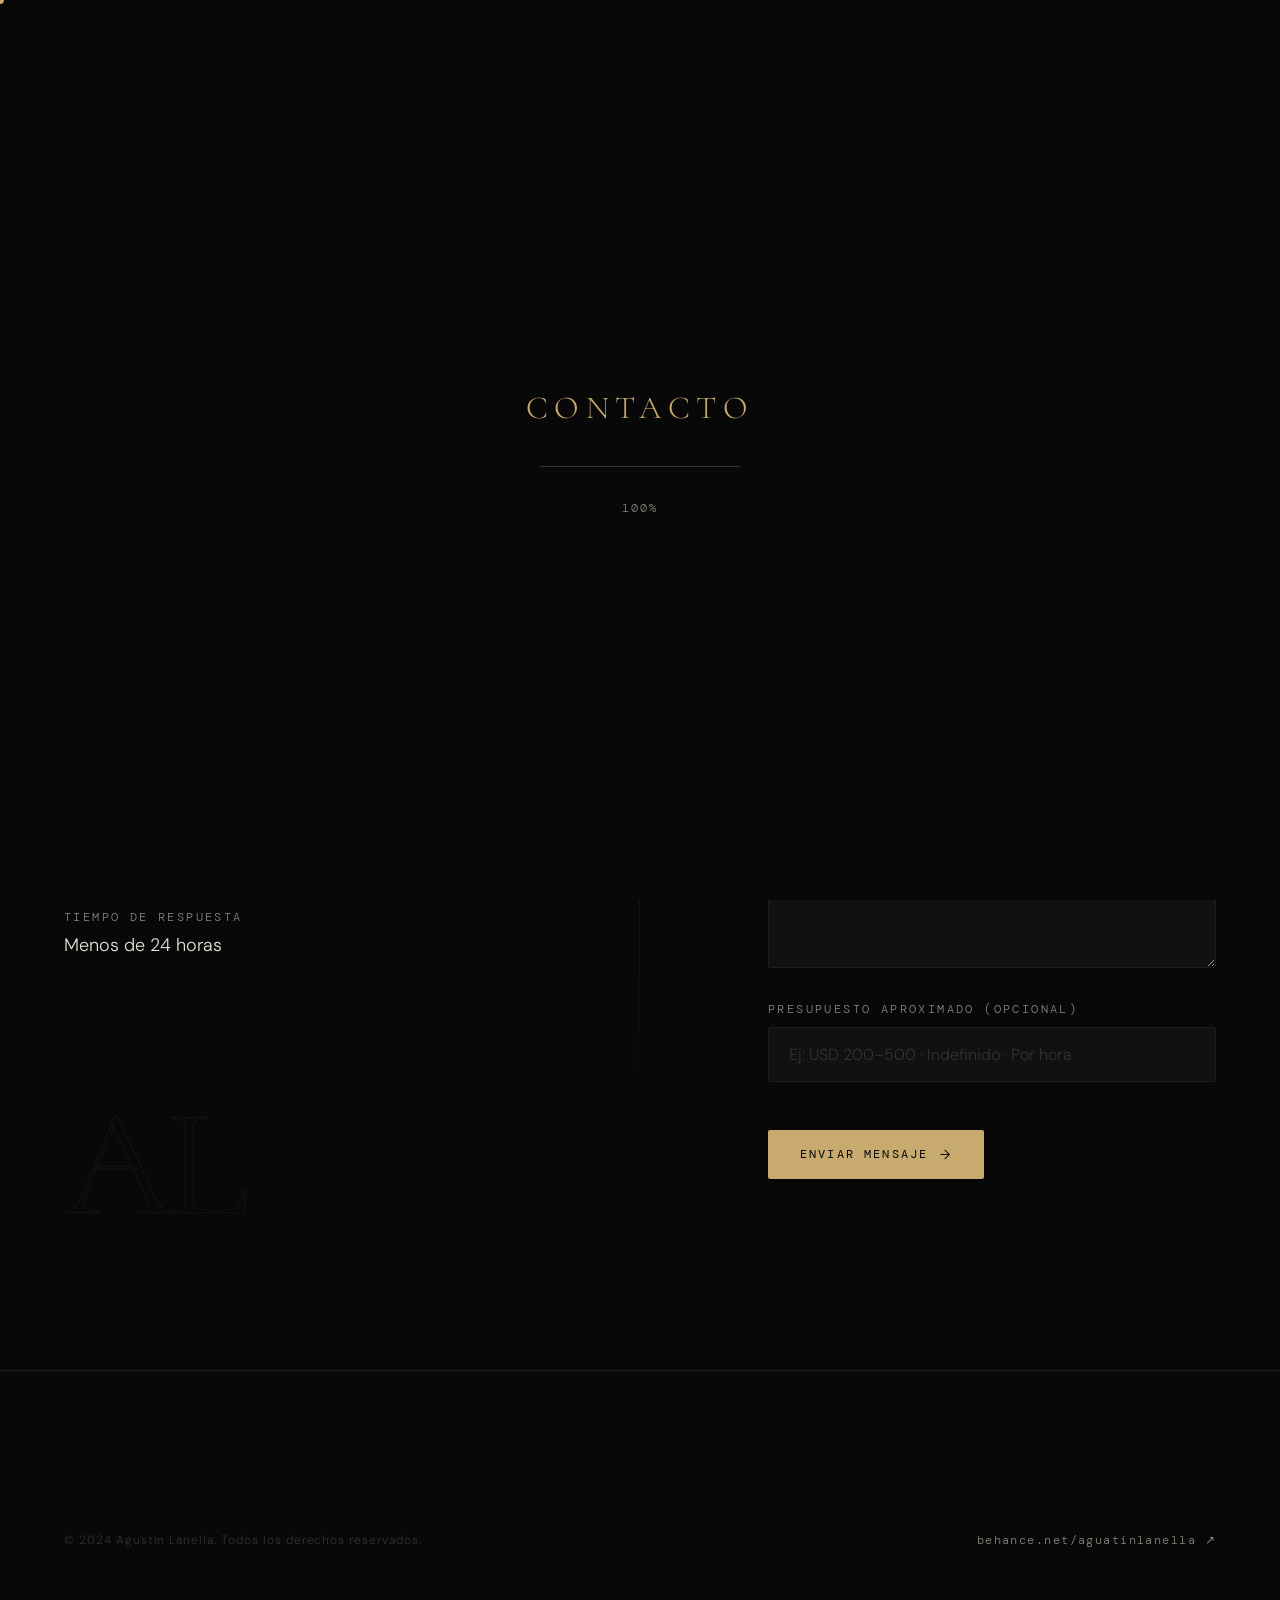
<file: pages/contacto.html>
<!DOCTYPE html>
<html lang="es">
<head>
  <meta charset="UTF-8">
  <meta name="viewport" content="width=device-width, initial-scale=1.0">
  <title>Contacto · Agustín Lanella</title>
  <link rel="stylesheet" href="../css/main.css">
  <link rel="stylesheet" href="../css/animations.css">
  <style>
    .contact-page {
      min-height: 100vh;
      display: grid;
      grid-template-columns: 1fr 1fr;
      padding-top: var(--nav-height);
    }
    .contact-left {
      padding: var(--space-xl) var(--space-xl) var(--space-xl) var(--space-lg);
      display: flex;
      flex-direction: column;
      justify-content: center;
      position: relative;
    }
    .contact-left::after {
      content: '';
      position: absolute;
      right: 0;
      top: 20%;
      bottom: 20%;
      width: 1px;
      background: linear-gradient(to bottom, transparent, var(--clr-border), transparent);
    }
    .contact-right {
      padding: var(--space-xl) var(--space-lg) var(--space-xl) var(--space-xl);
      display: flex;
      flex-direction: column;
      justify-content: center;
    }
    .contact-big-title {
      font-family: var(--ff-display);
      font-size: clamp(3.5rem, 6vw, 6.5rem);
      font-weight: var(--fw-light);
      line-height: 0.95;
      color: var(--clr-white);
      margin-bottom: var(--space-lg);
    }
    .contact-big-title em {
      font-style: italic;
      color: var(--clr-accent);
    }
    .contact-info-list {
      display: flex;
      flex-direction: column;
      gap: var(--space-md);
      margin-bottom: var(--space-xl);
    }
    .contact-info-item {
      display: flex;
      flex-direction: column;
      gap: 4px;
    }
    .contact-info-label {
      font-family: var(--ff-mono);
      font-size: var(--fs-xs);
      letter-spacing: 0.2em;
      text-transform: uppercase;
      color: var(--clr-text-dim);
    }
    .contact-info-value {
      font-size: var(--fs-md);
      color: var(--clr-text);
      transition: color var(--transition-base);
    }
    .contact-info-value:hover { color: var(--clr-accent); }
    .contact-availability {
      display: inline-flex;
      align-items: center;
      gap: 0.5rem;
      font-family: var(--ff-mono);
      font-size: var(--fs-xs);
      letter-spacing: 0.15em;
      text-transform: uppercase;
      color: #5cba7d;
      padding: 0.5rem 1rem;
      border: 1px solid rgba(92, 186, 125, 0.3);
      border-radius: var(--radius-sm);
      margin-bottom: var(--space-xl);
    }
    .contact-availability::before {
      content: '';
      width: 8px;
      height: 8px;
      border-radius: 50%;
      background: #5cba7d;
      animation: pulse 2s ease-in-out infinite;
    }
    @keyframes pulse {
      0%, 100% { opacity: 1; transform: scale(1); }
      50% { opacity: 0.5; transform: scale(0.85); }
    }
    /* Form styles */
    .contact-form {
      display: flex;
      flex-direction: column;
      gap: var(--space-md);
    }
    .form-group {
      display: flex;
      flex-direction: column;
      gap: 0.5rem;
    }
    .form-label {
      font-family: var(--ff-mono);
      font-size: var(--fs-xs);
      letter-spacing: 0.2em;
      text-transform: uppercase;
      color: var(--clr-text-dim);
      transition: color var(--transition-base);
    }
    .form-group:focus-within .form-label { color: var(--clr-accent); }
    .form-input,
    .form-textarea {
      background: var(--clr-surface);
      border: 1px solid var(--clr-border);
      border-radius: var(--radius-sm);
      padding: 1rem 1.25rem;
      color: var(--clr-text);
      font-family: var(--ff-body);
      font-size: var(--fs-base);
      font-weight: var(--fw-light);
      transition: border-color var(--transition-base), background var(--transition-base);
      outline: none;
      width: 100%;
      cursor: text;
    }
    .form-input:focus,
    .form-textarea:focus {
      border-color: var(--clr-accent);
      background: #161616;
    }
    .form-input::placeholder,
    .form-textarea::placeholder { color: var(--clr-muted); }
    .form-textarea {
      resize: vertical;
      min-height: 140px;
      line-height: 1.7;
    }
    .form-row {
      display: grid;
      grid-template-columns: 1fr 1fr;
      gap: var(--space-sm);
    }
    .form-select-group {
      display: flex;
      flex-wrap: wrap;
      gap: 0.5rem;
    }
    .form-select-btn {
      font-family: var(--ff-mono);
      font-size: var(--fs-xs);
      letter-spacing: 0.12em;
      text-transform: uppercase;
      color: var(--clr-text-dim);
      padding: 0.5rem 1rem;
      border: 1px solid var(--clr-border);
      border-radius: var(--radius-sm);
      transition: all var(--transition-base);
    }
    .form-select-btn:hover { color: var(--clr-text); border-color: var(--clr-muted); }
    .form-select-btn.selected {
      color: var(--clr-bg);
      background: var(--clr-accent);
      border-color: var(--clr-accent);
    }
    .form-submit {
      align-self: flex-start;
      margin-top: var(--space-sm);
    }
    .form-success {
      display: none;
      padding: var(--space-md);
      background: rgba(92,186,125,0.08);
      border: 1px solid rgba(92,186,125,0.3);
      border-radius: var(--radius-md);
      font-family: var(--ff-display);
      font-size: var(--fs-lg);
      font-weight: var(--fw-light);
      color: #5cba7d;
    }
    @media (max-width: 900px) {
      .contact-page { grid-template-columns: 1fr; }
      .contact-left::after { display: none; }
      .contact-left { padding: var(--space-xl) var(--space-lg) var(--space-md); }
      .contact-right { padding: 0 var(--space-lg) var(--space-xl); }
      .form-row { grid-template-columns: 1fr; }
    }
  </style>
</head>
<body>

<div id="cursor-dot"></div>
<div id="cursor-ring"></div>
<div id="page-loader">
  <div class="loader-name">CONTACTO</div>
  <div class="loader-bar-wrap"><div class="loader-bar"></div></div>
  <div class="loader-count" id="loader-count">0%</div>
</div>

<nav id="nav">
  <a href="../index.html" class="nav-logo">A.L.</a>
  <ul class="nav-links">
    <li><a href="../index.html#projects" class="nav-link">Proyectos</a></li>
    <li><a href="../index.html#about" class="nav-link">Sobre mí</a></li>
    <li><a href="servicios.html" class="nav-link">Servicios</a></li>
    <li><a href="https://www.behance.net/aguatinlanella" class="nav-link" target="_blank">Behance</a></li>
  </ul>
  <a href="contacto.html" class="nav-cta active" style="background:var(--clr-white); color:var(--clr-bg);">Contacto</a>
  <button class="nav-hamburger" aria-label="Menú"><span></span><span></span><span></span></button>
</nav>
<div class="nav-mobile-overlay">
  <a href="../index.html#projects" class="nav-link">Proyectos</a>
  <a href="../index.html#about" class="nav-link">Sobre mí</a>
  <a href="servicios.html" class="nav-link">Servicios</a>
  <a href="contacto.html" class="nav-link">Contacto</a>
</div>

<main>
  <div class="contact-page">

    <!-- LEFT: Info -->
    <div class="contact-left reveal">

      <div class="contact-availability">
        Disponible para proyectos
      </div>

      <h1 class="contact-big-title">
        Hablemos<br>de tu<br><em>proyecto</em>
      </h1>

      <div class="contact-info-list">
        <div class="contact-info-item">
          <span class="contact-info-label">Email</span>
          <a href="mailto:agustin.lanella@email.com" class="contact-info-value">
            agustin.lanella@email.com
          </a>
        </div>
        <div class="contact-info-item">
          <span class="contact-info-label">Ubicación</span>
          <span class="contact-info-value">Buenos Aires, Argentina</span>
        </div>
        <div class="contact-info-item">
          <span class="contact-info-label">Behance</span>
          <a href="https://www.behance.net/aguatinlanella"
             target="_blank" rel="noopener" class="contact-info-value">
            behance.net/aguatinlanella ↗
          </a>
        </div>
        <div class="contact-info-item">
          <span class="contact-info-label">Tiempo de respuesta</span>
          <span class="contact-info-value">Menos de 24 horas</span>
        </div>
      </div>

      <!-- Decorative large text -->
      <div aria-hidden="true" style="
        font-family: var(--ff-display);
        font-size: clamp(5rem, 12vw, 10rem);
        font-weight: 300;
        color: transparent;
        -webkit-text-stroke: 1px rgba(200,169,110,0.08);
        line-height: 1;
        letter-spacing: -0.03em;
        margin-top: auto;
        user-select: none;
      ">AL</div>

    </div>

    <!-- RIGHT: Form -->
    <div class="contact-right reveal reveal-delay-2">

      <div class="section-label" style="margin-bottom:var(--space-md);">Formulario de contacto</div>
      <h2 style="font-family:var(--ff-display); font-size:var(--fs-xl); font-weight:300; color:var(--clr-white); margin-bottom:var(--space-lg);">
        Contame todo sobre tu proyecto
      </h2>

      <form class="contact-form" id="contact-form" novalidate>

        <div class="form-row">
          <div class="form-group">
            <label class="form-label" for="nombre">Tu nombre</label>
            <input class="form-input" type="text" id="nombre" name="nombre"
                   placeholder="Juan García" required autocomplete="name">
          </div>
          <div class="form-group">
            <label class="form-label" for="email">Email</label>
            <input class="form-input" type="email" id="email" name="email"
                   placeholder="juan@empresa.com" required autocomplete="email">
          </div>
        </div>

        <div class="form-group">
          <label class="form-label">Tipo de proyecto</label>
          <div class="form-select-group" role="group" aria-label="Tipo de proyecto">
            <button type="button" class="form-select-btn" data-value="branding">Branding</button>
            <button type="button" class="form-select-btn" data-value="uxui">UX/UI</button>
            <button type="button" class="form-select-btn" data-value="fotomontaje">Fotomontaje</button>
            <button type="button" class="form-select-btn" data-value="social">Social Media</button>
            <button type="button" class="form-select-btn" data-value="otro">Otro</button>
          </div>
          <input type="hidden" id="tipo-proyecto" name="tipo">
        </div>

        <div class="form-group">
          <label class="form-label" for="empresa">Empresa / Marca (opcional)</label>
          <input class="form-input" type="text" id="empresa" name="empresa"
                 placeholder="Nombre de tu marca o empresa">
        </div>

        <div class="form-group">
          <label class="form-label" for="mensaje">Contame tu proyecto</label>
          <textarea class="form-textarea" id="mensaje" name="mensaje"
                    placeholder="Describí brevemente qué necesitás, cuál es tu objetivo y cualquier detalle relevante..."
                    required></textarea>
        </div>

        <div class="form-group">
          <label class="form-label" for="presupuesto">Presupuesto aproximado (opcional)</label>
          <input class="form-input" type="text" id="presupuesto" name="presupuesto"
                 placeholder="Ej: USD 200–500 · Indefinido · Por hora">
        </div>

        <div class="form-submit">
          <button type="submit" class="btn btn-primary btn-arrow">
            Enviar mensaje
          </button>
        </div>

        <div class="form-success" id="form-success">
          ✓ Mensaje enviado. Respondo en menos de 24 horas.
        </div>

      </form>

    </div>
  </div>
</main>

<footer id="footer" style="border-top:1px solid var(--clr-border);">
  <div class="container">
    <div class="footer-bottom" style="padding:var(--space-md) 0;">
      <span class="footer-copy">© 2024 Agustín Lanella. Todos los derechos reservados.</span>
      <a href="https://www.behance.net/aguatinlanella" class="footer-behance" target="_blank">behance.net/aguatinlanella ↗</a>
    </div>
  </div>
</footer>

<script src="../js/loader.js"></script>
<script src="../js/cursor.js"></script>
<script src="../js/animations.js"></script>
<script src="../js/main.js"></script>
<script>
  // ── Service type toggle buttons ──
  const selectBtns = document.querySelectorAll('.form-select-btn');
  const tipoInput  = document.getElementById('tipo-proyecto');

  selectBtns.forEach(btn => {
    btn.addEventListener('click', () => {
      selectBtns.forEach(b => b.classList.remove('selected'));
      btn.classList.add('selected');
      tipoInput.value = btn.dataset.value;
    });
  });

  // ── Form submission (demo) ──
  const form    = document.getElementById('contact-form');
  const success = document.getElementById('form-success');

  form.addEventListener('submit', e => {
    e.preventDefault();

    const nombre  = document.getElementById('nombre').value.trim();
    const email   = document.getElementById('email').value.trim();
    const mensaje = document.getElementById('mensaje').value.trim();

    if (!nombre || !email || !mensaje) {
      // Simple inline validation highlight
      [document.getElementById('nombre'), document.getElementById('email'), document.getElementById('mensaje')].forEach(el => {
        if (!el.value.trim()) {
          el.style.borderColor = '#e05a5a';
          el.addEventListener('input', () => { el.style.borderColor = ''; }, { once: true });
        }
      });
      return;
    }

    // Simulate send
    const submitBtn = form.querySelector('[type=submit]');
    submitBtn.textContent = 'Enviando...';
    submitBtn.disabled = true;

    setTimeout(() => {
      form.style.display = 'none';
      success.style.display = 'block';
    }, 1200);
  });
</script>
</body>
</html>
</file>
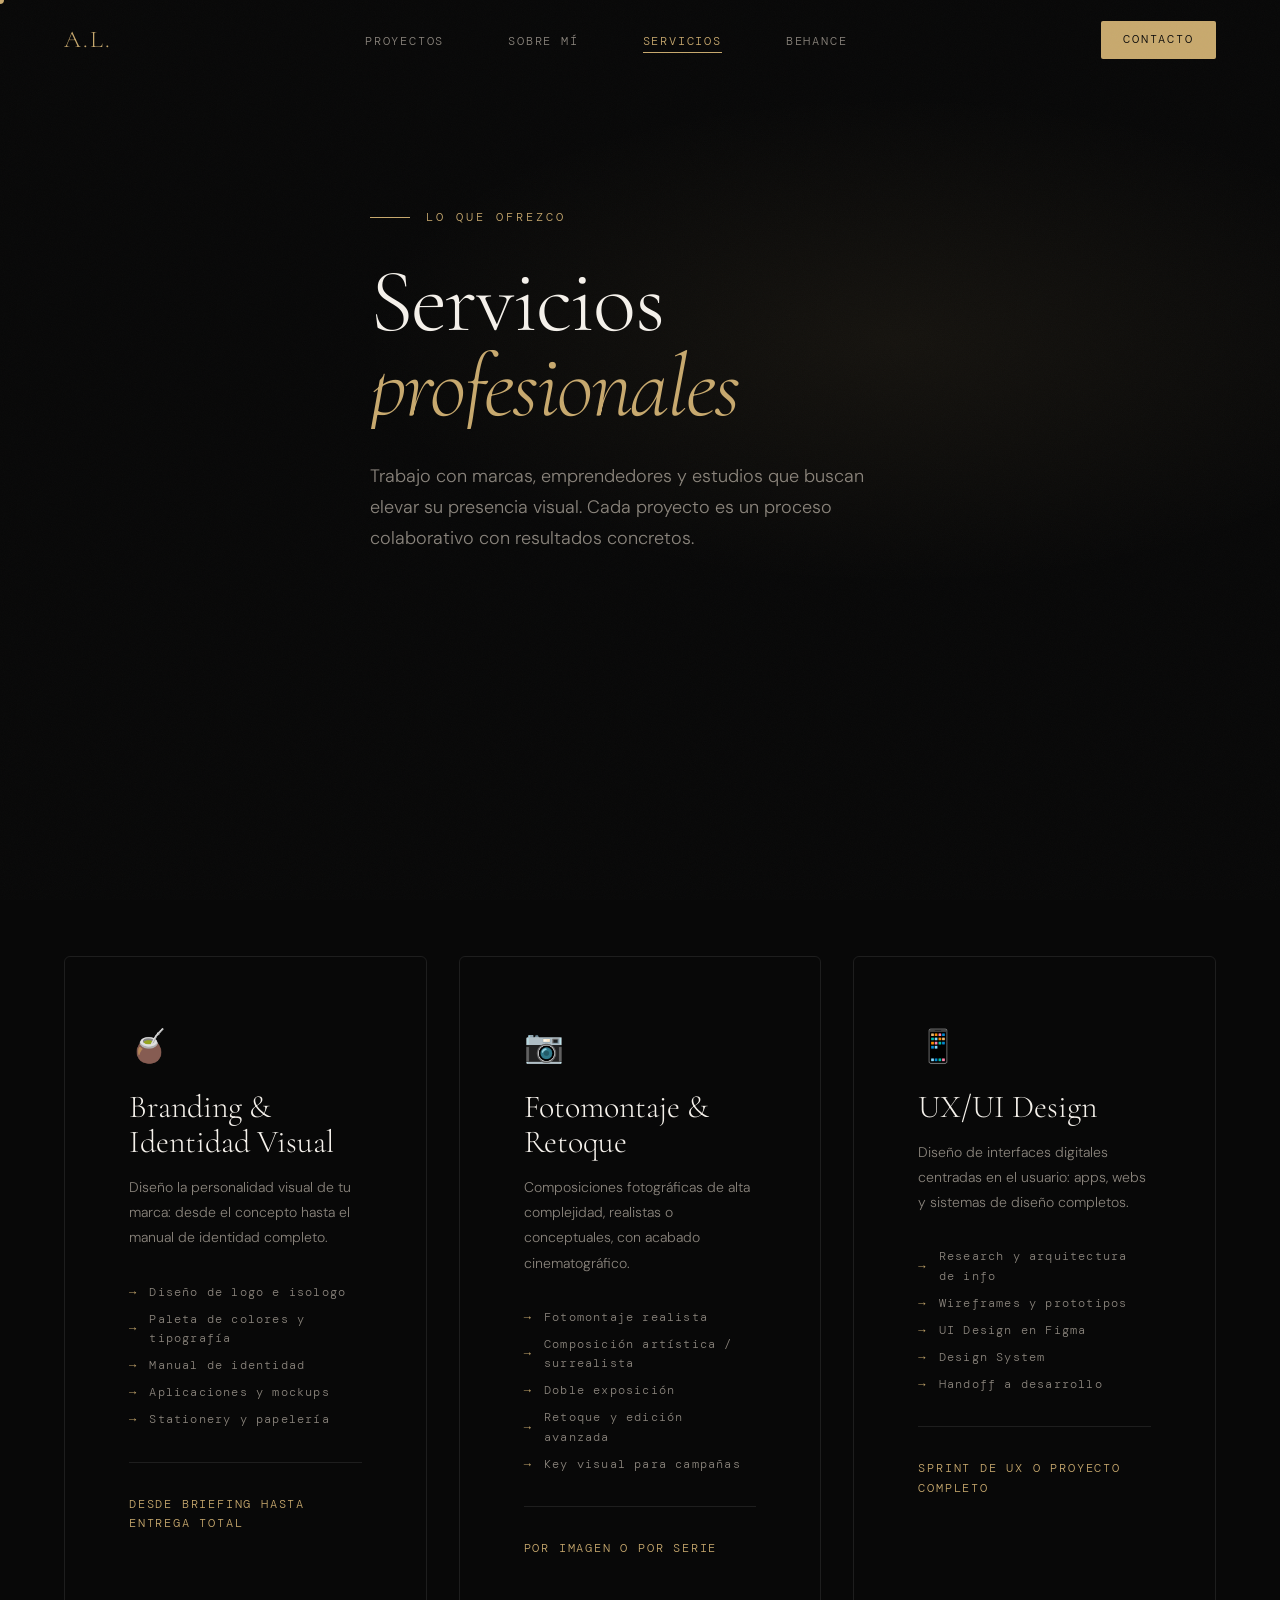
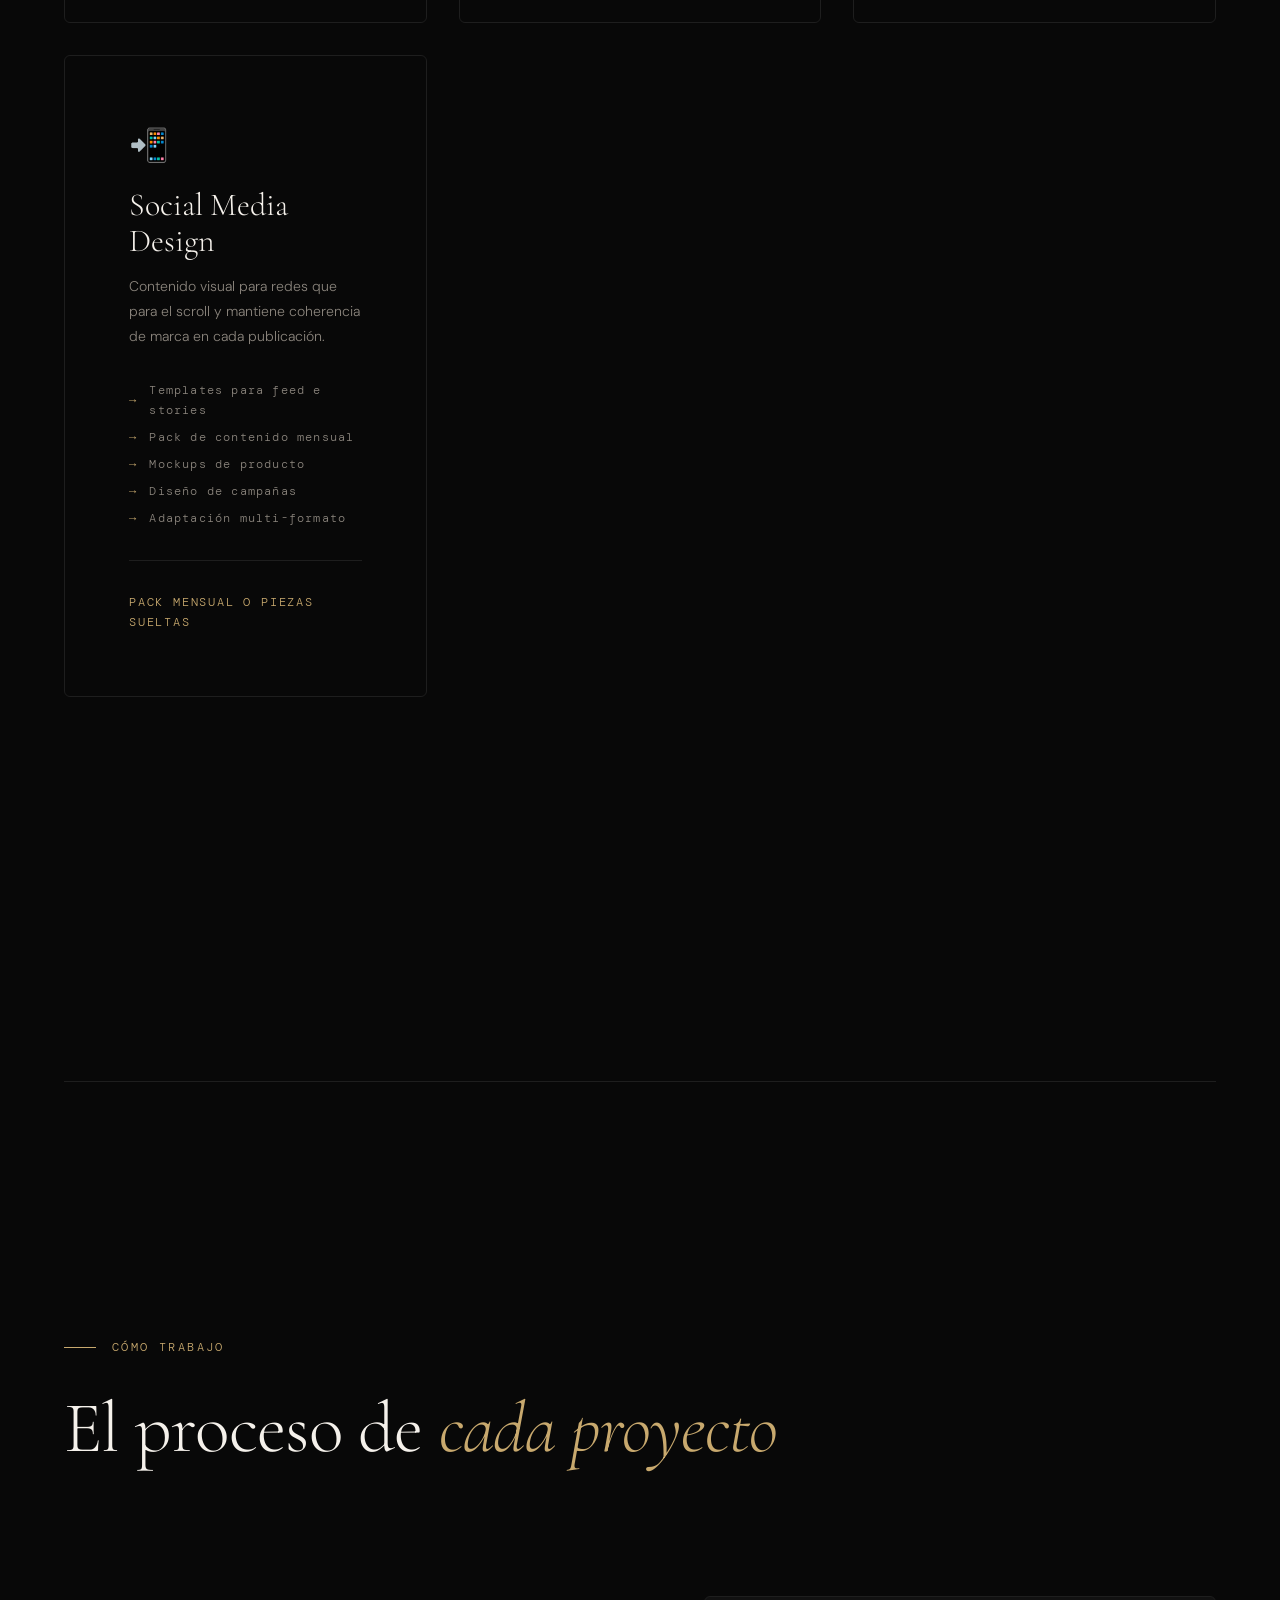
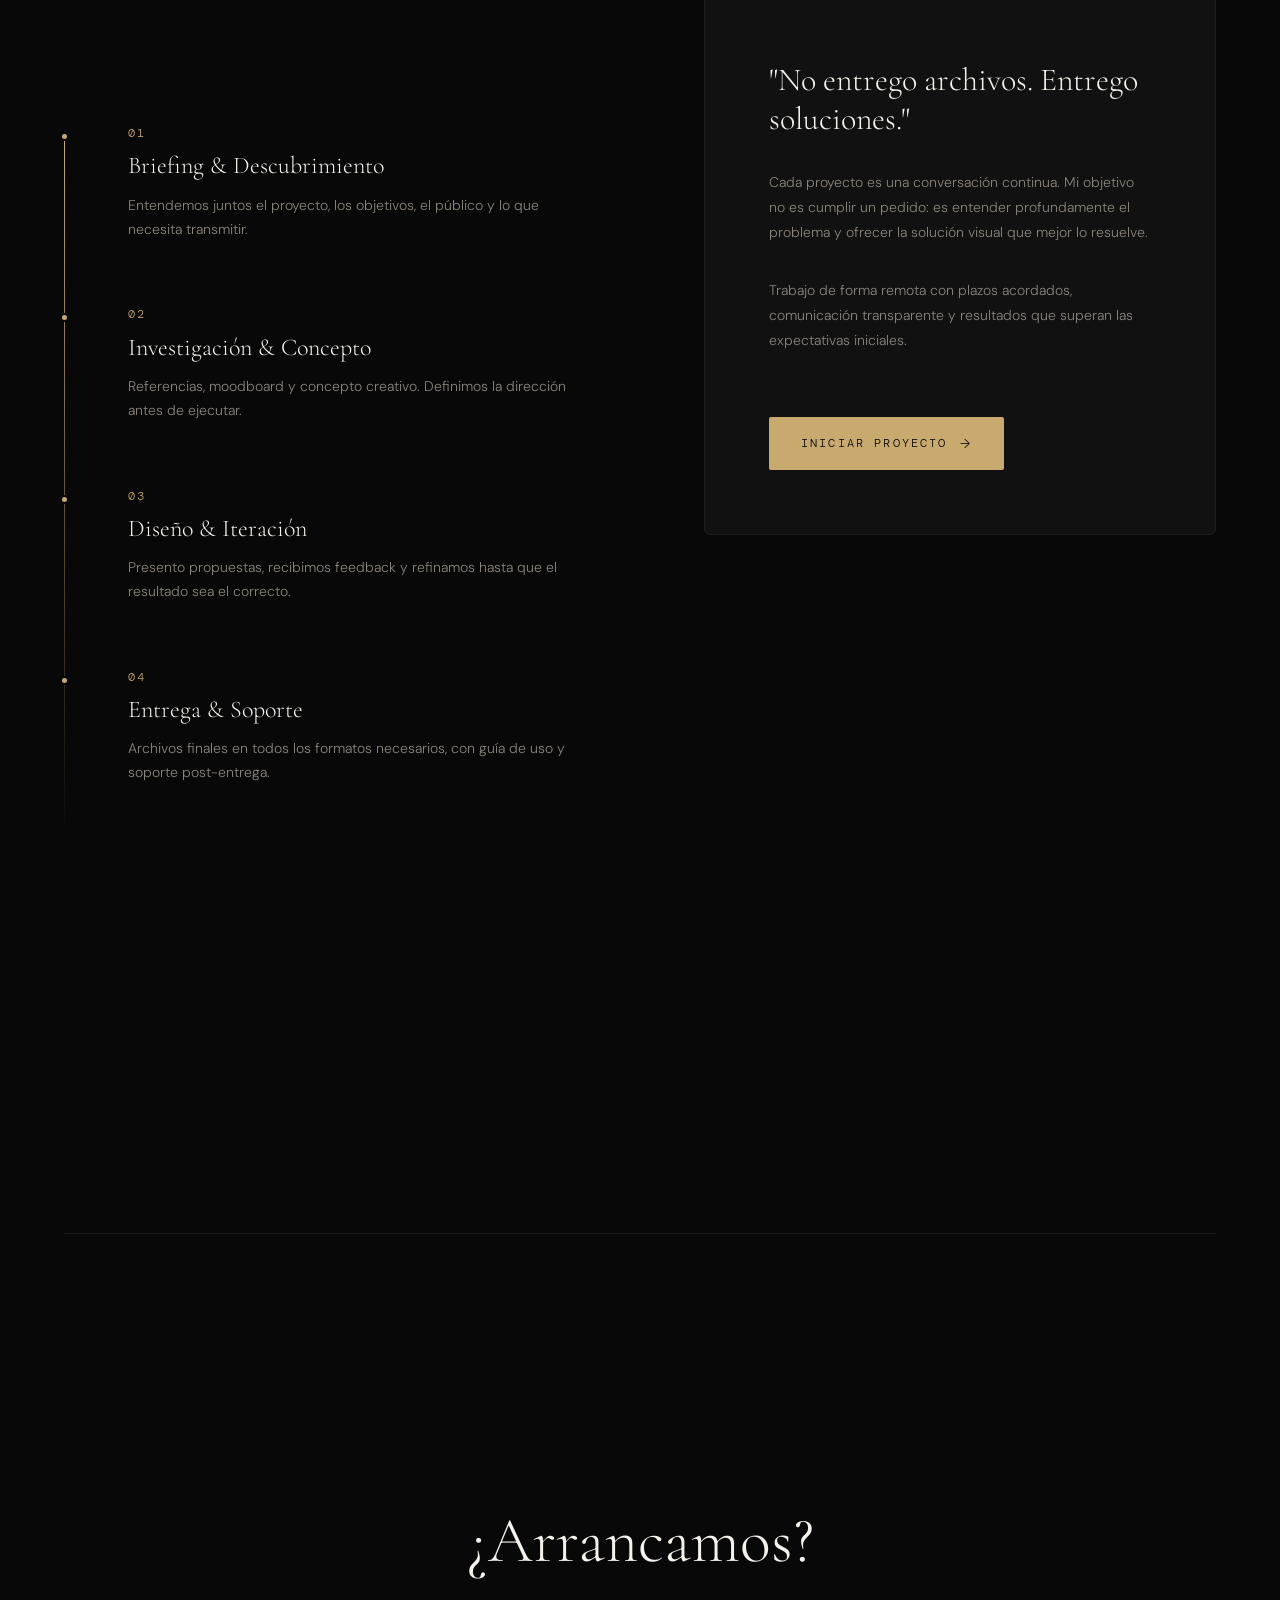
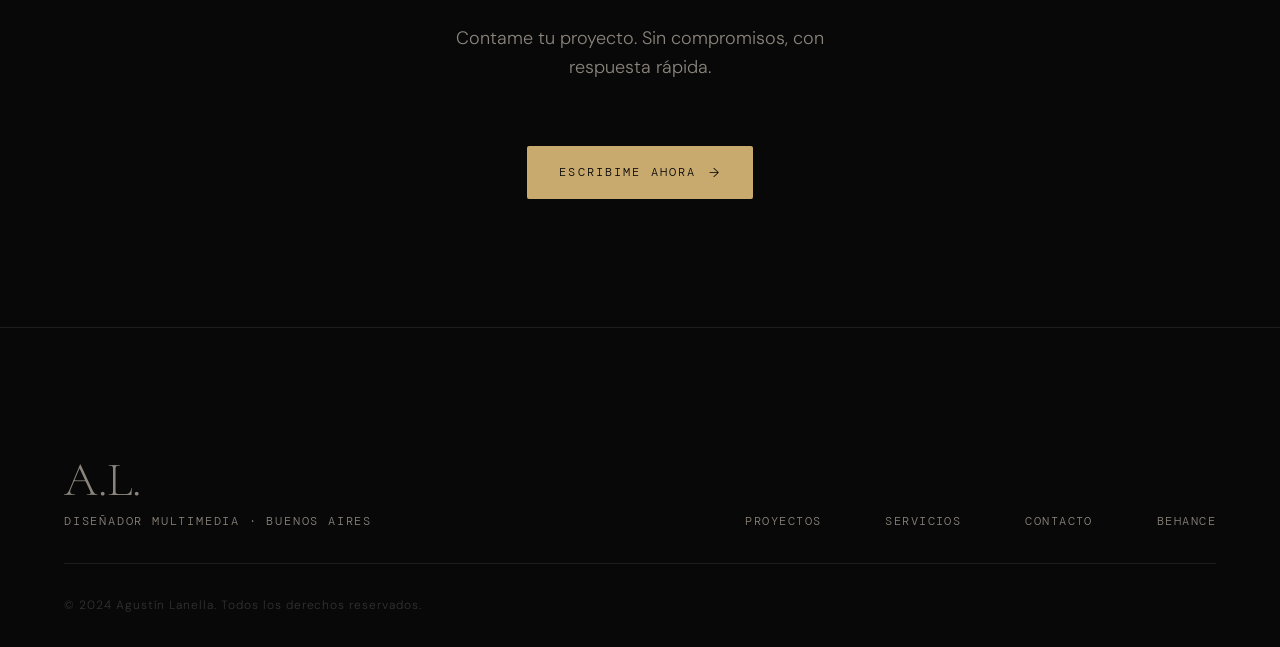
<file: pages/servicios.html>
<!DOCTYPE html>
<html lang="es">
<head>
  <meta charset="UTF-8">
  <meta name="viewport" content="width=device-width, initial-scale=1.0">
  <title>Servicios · Agustín Lanella</title>
  <link rel="stylesheet" href="../css/main.css">
  <link rel="stylesheet" href="../css/animations.css">
  <style>
    .services-hero {
      min-height: 55vh;
      display: flex;
      flex-direction: column;
      justify-content: flex-end;
      padding-bottom: var(--space-xl);
      padding-top: calc(var(--nav-height) + var(--space-xl));
      position: relative;
    }
    .services-hero-bg {
      position: absolute;
      inset: 0;
      background: radial-gradient(ellipse 70% 60% at 70% 50%, rgba(200,169,110,0.07) 0%, transparent 60%);
      pointer-events: none;
    }
    .services-grid {
      display: grid;
      grid-template-columns: repeat(auto-fit, minmax(300px, 1fr));
      gap: var(--space-md);
      margin: var(--space-xl) 0;
    }
    .service-card {
      padding: var(--space-lg);
      border: 1px solid var(--clr-border);
      border-radius: var(--radius-md);
      transition: border-color var(--transition-base), transform var(--transition-base), background var(--transition-base);
      position: relative;
      overflow: hidden;
    }
    .service-card::before {
      content: '';
      position: absolute;
      top: 0; left: 0; right: 0;
      height: 2px;
      background: var(--clr-accent);
      transform: scaleX(0);
      transform-origin: left;
      transition: transform var(--transition-slow);
    }
    .service-card:hover {
      border-color: var(--clr-accent-dim);
      background: var(--clr-surface);
      transform: translateY(-6px);
    }
    .service-card:hover::before { transform: scaleX(1); }
    .service-icon {
      font-size: 2rem;
      margin-bottom: var(--space-sm);
    }
    .service-title {
      font-family: var(--ff-display);
      font-size: var(--fs-xl);
      font-weight: var(--fw-light);
      color: var(--clr-white);
      margin-bottom: var(--space-sm);
      line-height: 1.1;
    }
    .service-desc {
      font-size: var(--fs-sm);
      color: var(--clr-text-dim);
      line-height: 1.8;
      margin-bottom: var(--space-md);
    }
    .service-list {
      display: flex;
      flex-direction: column;
      gap: 0.5rem;
    }
    .service-list li {
      font-family: var(--ff-mono);
      font-size: var(--fs-xs);
      letter-spacing: 0.1em;
      color: var(--clr-text-dim);
      display: flex;
      align-items: center;
      gap: 0.75rem;
    }
    .service-list li::before {
      content: '→';
      color: var(--clr-accent);
      flex-shrink: 0;
    }
    .pricing-note {
      font-family: var(--ff-mono);
      font-size: var(--fs-xs);
      letter-spacing: 0.15em;
      text-transform: uppercase;
      color: var(--clr-accent);
      margin-top: var(--space-md);
      padding-top: var(--space-md);
      border-top: 1px solid var(--clr-border);
    }
    .process-timeline {
      position: relative;
      padding-left: var(--space-lg);
      margin: var(--space-xl) 0;
    }
    .process-timeline::before {
      content: '';
      position: absolute;
      left: 0;
      top: 8px;
      bottom: 8px;
      width: 1px;
      background: linear-gradient(to bottom, var(--clr-accent), transparent);
    }
    .timeline-item {
      margin-bottom: var(--space-lg);
      position: relative;
    }
    .timeline-item::before {
      content: '';
      position: absolute;
      left: calc(-1 * var(--space-lg) - 4px);
      top: 8px;
      width: 9px;
      height: 9px;
      border-radius: 50%;
      background: var(--clr-accent);
      border: 2px solid var(--clr-bg);
    }
    .timeline-step {
      font-family: var(--ff-mono);
      font-size: var(--fs-xs);
      letter-spacing: 0.2em;
      text-transform: uppercase;
      color: var(--clr-accent);
      margin-bottom: 0.25rem;
    }
    .timeline-title {
      font-family: var(--ff-display);
      font-size: var(--fs-lg);
      font-weight: var(--fw-light);
      color: var(--clr-white);
      margin-bottom: 0.5rem;
    }
    .timeline-text {
      font-size: var(--fs-sm);
      color: var(--clr-text-dim);
      max-width: 500px;
      line-height: 1.7;
    }
    @media (max-width: 768px) {
      .services-grid { grid-template-columns: 1fr; }
    }
  </style>
</head>
<body>

<div id="cursor-dot"></div>
<div id="cursor-ring"></div>
<div id="page-loader">
  <div class="loader-name">SERVICIOS</div>
  <div class="loader-bar-wrap"><div class="loader-bar"></div></div>
  <div class="loader-count" id="loader-count">0%</div>
</div>

<nav id="nav">
  <a href="../index.html" class="nav-logo">A.L.</a>
  <ul class="nav-links">
    <li><a href="../index.html#projects" class="nav-link">Proyectos</a></li>
    <li><a href="../index.html#about" class="nav-link">Sobre mí</a></li>
    <li><a href="servicios.html" class="nav-link active">Servicios</a></li>
    <li><a href="https://www.behance.net/aguatinlanella" class="nav-link" target="_blank">Behance</a></li>
  </ul>
  <a href="contacto.html" class="nav-cta">Contacto</a>
  <button class="nav-hamburger" aria-label="Menú"><span></span><span></span><span></span></button>
</nav>
<div class="nav-mobile-overlay">
  <a href="../index.html#projects" class="nav-link">Proyectos</a>
  <a href="../index.html#about" class="nav-link">Sobre mí</a>
  <a href="servicios.html" class="nav-link">Servicios</a>
  <a href="contacto.html" class="nav-link">Contacto</a>
</div>

<!-- HERO -->
<section class="services-hero">
  <div class="services-hero-bg"></div>
  <div class="container">
    <p class="hero-eyebrow">Lo que ofrezco</p>
    <h1 class="hero-title" style="font-size:clamp(3rem,7vw,7rem);">
      <span class="hero-title-line"><span class="hero-title-word">Servicios</span></span>
      <span class="hero-title-line"><span class="hero-title-word italic" style="color:var(--clr-accent)">profesionales</span></span>
    </h1>
    <p style="font-size:var(--fs-md); color:var(--clr-text-dim); max-width:540px; margin-top:var(--space-md); line-height:1.7;">
      Trabajo con marcas, emprendedores y estudios que buscan elevar su presencia visual.
      Cada proyecto es un proceso colaborativo con resultados concretos.
    </p>
  </div>
</section>

<main class="container">

  <!-- SERVICIOS -->
  <section style="padding: var(--space-xl) 0;">
    <div class="section-label reveal">Qué hago</div>

    <div class="services-grid">

      <div class="service-card reveal">
        <div class="service-icon">🧉</div>
        <h2 class="service-title">Branding & Identidad Visual</h2>
        <p class="service-desc">Diseño la personalidad visual de tu marca: desde el concepto hasta el manual de identidad completo.</p>
        <ul class="service-list">
          <li>Diseño de logo e isologo</li>
          <li>Paleta de colores y tipografía</li>
          <li>Manual de identidad</li>
          <li>Aplicaciones y mockups</li>
          <li>Stationery y papelería</li>
        </ul>
        <div class="pricing-note">Desde briefing hasta entrega total</div>
      </div>

      <div class="service-card reveal reveal-delay-1">
        <div class="service-icon">📷</div>
        <h2 class="service-title">Fotomontaje & Retoque</h2>
        <p class="service-desc">Composiciones fotográficas de alta complejidad, realistas o conceptuales, con acabado cinematográfico.</p>
        <ul class="service-list">
          <li>Fotomontaje realista</li>
          <li>Composición artística / surrealista</li>
          <li>Doble exposición</li>
          <li>Retoque y edición avanzada</li>
          <li>Key visual para campañas</li>
        </ul>
        <div class="pricing-note">Por imagen o por serie</div>
      </div>

      <div class="service-card reveal reveal-delay-2">
        <div class="service-icon">📱</div>
        <h2 class="service-title">UX/UI Design</h2>
        <p class="service-desc">Diseño de interfaces digitales centradas en el usuario: apps, webs y sistemas de diseño completos.</p>
        <ul class="service-list">
          <li>Research y arquitectura de info</li>
          <li>Wireframes y prototipos</li>
          <li>UI Design en Figma</li>
          <li>Design System</li>
          <li>Handoff a desarrollo</li>
        </ul>
        <div class="pricing-note">Sprint de UX o proyecto completo</div>
      </div>

      <div class="service-card reveal reveal-delay-1">
        <div class="service-icon">📲</div>
        <h2 class="service-title">Social Media Design</h2>
        <p class="service-desc">Contenido visual para redes que para el scroll y mantiene coherencia de marca en cada publicación.</p>
        <ul class="service-list">
          <li>Templates para feed e stories</li>
          <li>Pack de contenido mensual</li>
          <li>Mockups de producto</li>
          <li>Diseño de campañas</li>
          <li>Adaptación multi-formato</li>
        </ul>
        <div class="pricing-note">Pack mensual o piezas sueltas</div>
      </div>

    </div>
  </section>

  <hr class="hr">

  <!-- PROCESO DE TRABAJO -->
  <section style="padding: var(--space-xl) 0;">
    <div class="section-label reveal">Cómo trabajo</div>
    <h2 class="section-title reveal" style="margin-bottom:var(--space-xl);">El proceso de <em>cada proyecto</em></h2>

    <div style="display:grid; grid-template-columns:1fr 1fr; gap:var(--space-xl); align-items:start;">
      <div class="process-timeline reveal">
        <div class="timeline-item">
          <p class="timeline-step">01</p>
          <h3 class="timeline-title">Briefing & Descubrimiento</h3>
          <p class="timeline-text">Entendemos juntos el proyecto, los objetivos, el público y lo que necesita transmitir.</p>
        </div>
        <div class="timeline-item">
          <p class="timeline-step">02</p>
          <h3 class="timeline-title">Investigación & Concepto</h3>
          <p class="timeline-text">Referencias, moodboard y concepto creativo. Definimos la dirección antes de ejecutar.</p>
        </div>
        <div class="timeline-item">
          <p class="timeline-step">03</p>
          <h3 class="timeline-title">Diseño & Iteración</h3>
          <p class="timeline-text">Presento propuestas, recibimos feedback y refinamos hasta que el resultado sea el correcto.</p>
        </div>
        <div class="timeline-item">
          <p class="timeline-step">04</p>
          <h3 class="timeline-title">Entrega & Soporte</h3>
          <p class="timeline-text">Archivos finales en todos los formatos necesarios, con guía de uso y soporte post-entrega.</p>
        </div>
      </div>

      <div class="reveal reveal-delay-2" style="padding:var(--space-lg); background:var(--clr-surface); border-radius:var(--radius-md); border:1px solid var(--clr-border);">
        <p style="font-family:var(--ff-display); font-size:var(--fs-xl); font-weight:var(--fw-light); color:var(--clr-white); line-height:1.2; margin-bottom:var(--space-md);">
          "No entrego archivos. Entrego soluciones."
        </p>
        <p style="font-size:var(--fs-sm); color:var(--clr-text-dim); line-height:1.8; margin-bottom:var(--space-md);">
          Cada proyecto es una conversación continua. Mi objetivo no es cumplir un pedido:
          es entender profundamente el problema y ofrecer la solución visual que mejor lo resuelve.
        </p>
        <p style="font-size:var(--fs-sm); color:var(--clr-text-dim); line-height:1.8; margin-bottom:var(--space-lg);">
          Trabajo de forma remota con plazos acordados, comunicación transparente y
          resultados que superan las expectativas iniciales.
        </p>
        <a href="contacto.html" class="btn btn-primary btn-arrow">Iniciar proyecto</a>
      </div>
    </div>
  </section>

  <hr class="hr">

  <!-- CTA FINAL -->
  <section style="padding:var(--space-xl) 0; text-align:center;" class="reveal">
    <h2 style="font-family:var(--ff-display); font-size:clamp(2.5rem,5vw,5rem); font-weight:300; color:var(--clr-white); margin-bottom:var(--space-md);">
      ¿Arrancamos?
    </h2>
    <p style="font-size:var(--fs-md); color:var(--clr-text-dim); max-width:400px; margin:0 auto var(--space-lg);">
      Contame tu proyecto. Sin compromisos, con respuesta rápida.
    </p>
    <a href="contacto.html" class="btn btn-primary btn-arrow">Escribime ahora</a>
  </section>

</main>

<footer id="footer">
  <div class="container">
    <div class="footer-inner">
      <div>
        <div class="footer-logo">A.L.</div>
        <div class="footer-tagline">Diseñador Multimedia · Buenos Aires</div>
      </div>
      <nav class="footer-links">
        <a href="../index.html#projects" class="footer-link">Proyectos</a>
        <a href="servicios.html" class="footer-link">Servicios</a>
        <a href="contacto.html" class="footer-link">Contacto</a>
        <a href="https://www.behance.net/aguatinlanella" class="footer-link" target="_blank">Behance</a>
      </nav>
    </div>
    <div class="footer-bottom">
      <span class="footer-copy">© 2024 Agustín Lanella. Todos los derechos reservados.</span>
    </div>
  </div>
</footer>

<script src="../js/loader.js"></script>
<script src="../js/cursor.js"></script>
<script src="../js/animations.js"></script>
<script src="../js/main.js"></script>
</body>
</html>
</file>
<file: css/main.css>
/* ============================================================
   MAIN.CSS — Design System & Global Styles
   Agustín Lanella · Portfolio
   ============================================================ */

@import url('https://fonts.googleapis.com/css2?family=Cormorant+Garamond:ital,wght@0,300;0,400;0,500;0,600;1,300;1,400&family=DM+Sans:wght@300;400;500&family=DM+Mono:wght@300;400&display=swap');

/* ── Variables ─────────────────────────────────────────────── */
:root {
  --clr-bg:        #080808;
  --clr-surface:   #111111;
  --clr-border:    #1e1e1e;
  --clr-muted:     #333333;
  --clr-text:      #e8e2d9;
  --clr-text-dim:  #8a847c;
  --clr-accent:    #c8a96e;
  --clr-accent-dim:#7a6340;
  --clr-white:     #f5f1eb;

  --ff-display: 'Cormorant Garamond', Georgia, serif;
  --ff-body:    'DM Sans', system-ui, sans-serif;
  --ff-mono:    'DM Mono', monospace;

  --fw-light:   300;
  --fw-regular: 400;
  --fw-medium:  500;
  --fw-semi:    600;

  --fs-xs:   0.75rem;
  --fs-sm:   0.875rem;
  --fs-base: 1rem;
  --fs-md:   1.125rem;
  --fs-lg:   1.5rem;
  --fs-xl:   2rem;
  --fs-2xl:  3rem;
  --fs-3xl:  4.5rem;
  --fs-4xl:  7rem;
  --fs-hero: clamp(3.5rem, 10vw, 9rem);

  --space-xs: 0.5rem;
  --space-sm: 1rem;
  --space-md: 2rem;
  --space-lg: 4rem;
  --space-xl: 8rem;
  --space-2xl: 12rem;

  --radius-sm: 2px;
  --radius-md: 6px;
  --radius-lg: 12px;

  --transition-fast:   150ms cubic-bezier(0.4,0,0.2,1);
  --transition-base:   300ms cubic-bezier(0.4,0,0.2,1);
  --transition-slow:   600ms cubic-bezier(0.4,0,0.2,1);
  --transition-spring: 500ms cubic-bezier(0.34,1.56,0.64,1);

  --nav-height: 80px;
}

/* ── Reset ──────────────────────────────────────────────────── */
*, *::before, *::after {
  box-sizing: border-box;
  margin: 0;
  padding: 0;
}

html {
  scroll-behavior: smooth;
  font-size: 16px;
}

body {
  background-color: var(--clr-bg);
  color: var(--clr-text);
  font-family: var(--ff-body);
  font-weight: var(--fw-light);
  line-height: 1.6;
  overflow-x: hidden;
  cursor: none;
  -webkit-font-smoothing: antialiased;
  -moz-osx-font-smoothing: grayscale;
}

/* Hide default cursor everywhere */
*, *::before, *::after { cursor: none !important; }

a { color: inherit; text-decoration: none; }
img { display: block; max-width: 100%; height: auto; }
ul, ol { list-style: none; }
button { background: none; border: none; font-family: inherit; cursor: none; }

/* ── Custom Cursor ──────────────────────────────────────────── */
#cursor-dot {
  position: fixed;
  width: 8px;
  height: 8px;
  background: var(--clr-accent);
  border-radius: 50%;
  pointer-events: none;
  z-index: 10000;
  transform: translate(-50%, -50%);
  transition: width var(--transition-fast), height var(--transition-fast), background var(--transition-fast);
  mix-blend-mode: normal;
}

#cursor-ring {
  position: fixed;
  width: 40px;
  height: 40px;
  border: 1px solid rgba(200, 169, 110, 0.5);
  border-radius: 50%;
  pointer-events: none;
  z-index: 9999;
  transform: translate(-50%, -50%);
  transition: width var(--transition-base), height var(--transition-base), border-color var(--transition-base), background var(--transition-base);
}

body.cursor-hover #cursor-dot {
  width: 6px;
  height: 6px;
  background: var(--clr-accent);
}

body.cursor-hover #cursor-ring {
  width: 64px;
  height: 64px;
  border-color: var(--clr-accent);
  background: rgba(200,169,110,0.06);
}

body.cursor-click #cursor-dot {
  width: 12px;
  height: 12px;
}

/* ── Page Loader ──────────────────────────────────────────────── */
#page-loader {
  position: fixed;
  inset: 0;
  background: var(--clr-bg);
  z-index: 9998;
  display: flex;
  flex-direction: column;
  align-items: center;
  justify-content: center;
  gap: var(--space-md);
  transition: opacity 0.8s ease, visibility 0.8s ease;
}

#page-loader.loaded {
  opacity: 0;
  visibility: hidden;
  pointer-events: none;
}

.loader-name {
  font-family: var(--ff-display);
  font-size: var(--fs-xl);
  font-weight: var(--fw-light);
  letter-spacing: 0.2em;
  color: var(--clr-accent);
  text-transform: uppercase;
}

.loader-bar-wrap {
  width: 200px;
  height: 1px;
  background: var(--clr-muted);
  position: relative;
  overflow: hidden;
}

.loader-bar {
  position: absolute;
  left: -100%;
  top: 0;
  width: 100%;
  height: 100%;
  background: var(--clr-accent);
  animation: loaderProgress 1.8s cubic-bezier(0.4,0,0.2,1) forwards;
}

@keyframes loaderProgress {
  0%   { left: -100%; }
  60%  { left: 0; }
  100% { left: 100%; }
}

.loader-count {
  font-family: var(--ff-mono);
  font-size: var(--fs-xs);
  color: var(--clr-text-dim);
  letter-spacing: 0.15em;
}

/* ── Navigation ───────────────────────────────────────────────── */
#nav {
  position: fixed;
  top: 0;
  left: 0;
  right: 0;
  height: var(--nav-height);
  z-index: 1000;
  padding: 0 var(--space-lg);
  display: flex;
  align-items: center;
  justify-content: space-between;
  transition: background var(--transition-slow), backdrop-filter var(--transition-slow);
}

#nav.scrolled {
  background: rgba(8,8,8,0.92);
  backdrop-filter: blur(20px);
  -webkit-backdrop-filter: blur(20px);
  border-bottom: 1px solid var(--clr-border);
}

.nav-logo {
  font-family: var(--ff-display);
  font-size: var(--fs-lg);
  font-weight: var(--fw-light);
  letter-spacing: 0.08em;
  color: var(--clr-accent);
  transition: opacity var(--transition-base);
}

.nav-logo:hover { opacity: 0.75; }

.nav-links {
  display: flex;
  align-items: center;
  gap: var(--space-lg);
}

.nav-link {
  font-family: var(--ff-mono);
  font-size: var(--fs-xs);
  letter-spacing: 0.15em;
  text-transform: uppercase;
  color: var(--clr-text-dim);
  transition: color var(--transition-base);
  position: relative;
}

.nav-link::after {
  content: '';
  position: absolute;
  bottom: -4px;
  left: 0;
  width: 0;
  height: 1px;
  background: var(--clr-accent);
  transition: width var(--transition-base);
}

.nav-link:hover { color: var(--clr-text); }
.nav-link:hover::after,
.nav-link.active::after { width: 100%; }
.nav-link.active { color: var(--clr-accent); }

.nav-cta {
  font-family: var(--ff-mono);
  font-size: var(--fs-xs);
  letter-spacing: 0.15em;
  text-transform: uppercase;
  color: var(--clr-bg);
  background: var(--clr-accent);
  padding: 0.6rem 1.4rem;
  border-radius: var(--radius-sm);
  transition: background var(--transition-base), transform var(--transition-fast);
}

.nav-cta:hover {
  background: var(--clr-white);
  transform: translateY(-1px);
}

/* Mobile hamburger */
.nav-hamburger {
  display: none;
  flex-direction: column;
  gap: 5px;
  padding: 8px;
}

.nav-hamburger span {
  display: block;
  width: 24px;
  height: 1px;
  background: var(--clr-text);
  transition: transform var(--transition-base), opacity var(--transition-base);
}

/* Mobile nav overlay */
.nav-mobile-overlay {
  display: none;
  position: fixed;
  inset: 0;
  background: var(--clr-bg);
  z-index: 999;
  flex-direction: column;
  align-items: center;
  justify-content: center;
  gap: var(--space-md);
  opacity: 0;
  pointer-events: none;
  transition: opacity var(--transition-slow);
}

.nav-mobile-overlay.open {
  opacity: 1;
  pointer-events: all;
}

.nav-mobile-overlay .nav-link {
  font-family: var(--ff-display);
  font-size: var(--fs-2xl);
  letter-spacing: 0.05em;
  text-transform: none;
}

/* ── Layout Utilities ─────────────────────────────────────────── */
.container {
  max-width: 1400px;
  margin: 0 auto;
  padding: 0 var(--space-lg);
}

.section {
  padding: var(--space-xl) 0;
}

.section-label {
  font-family: var(--ff-mono);
  font-size: var(--fs-xs);
  letter-spacing: 0.2em;
  text-transform: uppercase;
  color: var(--clr-accent);
  display: flex;
  align-items: center;
  gap: var(--space-sm);
  margin-bottom: var(--space-md);
}

.section-label::before {
  content: '';
  display: block;
  width: 32px;
  height: 1px;
  background: var(--clr-accent);
}

.section-title {
  font-family: var(--ff-display);
  font-size: var(--fs-3xl);
  font-weight: var(--fw-light);
  line-height: 1.1;
  letter-spacing: -0.01em;
  color: var(--clr-white);
}

.section-title em {
  font-style: italic;
  color: var(--clr-accent);
}

/* ── Reveal Animations ────────────────────────────────────────── */
.reveal {
  opacity: 0;
  transform: translateY(40px);
  transition: opacity 0.8s cubic-bezier(0.4,0,0.2,1), transform 0.8s cubic-bezier(0.4,0,0.2,1);
}

.reveal.revealed {
  opacity: 1;
  transform: translateY(0);
}

.reveal-delay-1 { transition-delay: 0.1s; }
.reveal-delay-2 { transition-delay: 0.2s; }
.reveal-delay-3 { transition-delay: 0.3s; }
.reveal-delay-4 { transition-delay: 0.4s; }
.reveal-delay-5 { transition-delay: 0.5s; }

/* ── Buttons ──────────────────────────────────────────────────── */
.btn {
  display: inline-flex;
  align-items: center;
  gap: 0.75rem;
  font-family: var(--ff-mono);
  font-size: var(--fs-xs);
  letter-spacing: 0.18em;
  text-transform: uppercase;
  padding: 1rem 2rem;
  border-radius: var(--radius-sm);
  transition: all var(--transition-base);
  position: relative;
  overflow: hidden;
}

.btn::before {
  content: '';
  position: absolute;
  inset: 0;
  background: rgba(255,255,255,0.05);
  transform: scaleX(0);
  transform-origin: left;
  transition: transform var(--transition-base);
}

.btn:hover::before { transform: scaleX(1); }

.btn-primary {
  background: var(--clr-accent);
  color: var(--clr-bg);
}

.btn-primary:hover {
  background: var(--clr-white);
  transform: translateY(-2px);
  box-shadow: 0 12px 40px rgba(200,169,110,0.25);
}

.btn-outline {
  border: 1px solid var(--clr-muted);
  color: var(--clr-text);
}

.btn-outline:hover {
  border-color: var(--clr-accent);
  color: var(--clr-accent);
  transform: translateY(-2px);
}

.btn-arrow::after {
  content: '→';
  font-family: var(--ff-body);
  font-size: 1.1em;
  transition: transform var(--transition-base);
}

.btn-arrow:hover::after { transform: translateX(6px); }

/* ── Horizontal Rule ──────────────────────────────────────────── */
.hr {
  border: none;
  border-top: 1px solid var(--clr-border);
  margin: var(--space-xl) 0;
}

/* ── Tag / Badge ──────────────────────────────────────────────── */
.tag {
  display: inline-block;
  font-family: var(--ff-mono);
  font-size: var(--fs-xs);
  letter-spacing: 0.12em;
  text-transform: uppercase;
  color: var(--clr-accent);
  border: 1px solid var(--clr-accent-dim);
  padding: 0.25rem 0.75rem;
  border-radius: var(--radius-sm);
}

/* ── Footer ───────────────────────────────────────────────────── */
#footer {
  padding: var(--space-xl) 0 var(--space-md);
  border-top: 1px solid var(--clr-border);
}

.footer-inner {
  display: flex;
  align-items: flex-end;
  justify-content: space-between;
  padding-bottom: var(--space-md);
  border-bottom: 1px solid var(--clr-border);
  margin-bottom: var(--space-md);
}

.footer-logo {
  font-family: var(--ff-display);
  font-size: var(--fs-2xl);
  font-weight: var(--fw-light);
  color: var(--clr-text-dim);
  line-height: 1;
}

.footer-tagline {
  font-family: var(--ff-mono);
  font-size: var(--fs-xs);
  color: var(--clr-text-dim);
  letter-spacing: 0.15em;
  text-transform: uppercase;
  margin-top: 0.5rem;
}

.footer-links {
  display: flex;
  gap: var(--space-lg);
}

.footer-link {
  font-family: var(--ff-mono);
  font-size: var(--fs-xs);
  letter-spacing: 0.12em;
  text-transform: uppercase;
  color: var(--clr-text-dim);
  transition: color var(--transition-base);
}

.footer-link:hover { color: var(--clr-accent); }

.footer-bottom {
  display: flex;
  align-items: center;
  justify-content: space-between;
}

.footer-copy {
  font-size: var(--fs-xs);
  color: var(--clr-muted);
  letter-spacing: 0.08em;
}

.footer-behance {
  font-family: var(--ff-mono);
  font-size: var(--fs-xs);
  color: var(--clr-text-dim);
  letter-spacing: 0.12em;
  transition: color var(--transition-base);
}

.footer-behance:hover { color: var(--clr-accent); }

/* ── Scrollbar ────────────────────────────────────────────────── */
::-webkit-scrollbar { width: 4px; }
::-webkit-scrollbar-track { background: var(--clr-bg); }
::-webkit-scrollbar-thumb { background: var(--clr-muted); border-radius: 2px; }
::-webkit-scrollbar-thumb:hover { background: var(--clr-accent-dim); }

/* ── Lightbox ─────────────────────────────────────────────────── */
#lightbox {
  position: fixed;
  inset: 0;
  background: rgba(0,0,0,0.95);
  z-index: 8000;
  display: flex;
  align-items: center;
  justify-content: center;
  padding: var(--space-lg);
  opacity: 0;
  visibility: hidden;
  transition: opacity var(--transition-slow), visibility var(--transition-slow);
}

#lightbox.active {
  opacity: 1;
  visibility: visible;
}

#lightbox img {
  max-width: 100%;
  max-height: 90vh;
  object-fit: contain;
  border-radius: var(--radius-sm);
  transform: scale(0.9);
  transition: transform var(--transition-slow);
}

#lightbox.active img { transform: scale(1); }

.lightbox-close {
  position: absolute;
  top: var(--space-md);
  right: var(--space-md);
  font-size: var(--fs-xl);
  color: var(--clr-text-dim);
  transition: color var(--transition-base), transform var(--transition-base);
}

.lightbox-close:hover {
  color: var(--clr-white);
  transform: rotate(90deg);
}

/* ── Noise texture overlay ────────────────────────────────────── */
body::after {
  content: '';
  position: fixed;
  inset: 0;
  pointer-events: none;
  z-index: 9997;
  opacity: 0.025;
  background-image: url("data:image/svg+xml,%3Csvg viewBox='0 0 256 256' xmlns='http://www.w3.org/2000/svg'%3E%3Cfilter id='noise'%3E%3CfeTurbulence type='fractalNoise' baseFrequency='0.9' numOctaves='4' stitchTiles='stitch'/%3E%3C/filter%3E%3Crect width='100%25' height='100%25' filter='url(%23noise)'/%3E%3C/svg%3E");
  background-size: 200px;
}

/* ── Responsive ───────────────────────────────────────────────── */
@media (max-width: 1024px) {
  :root {
    --space-lg: 2.5rem;
    --space-xl: 6rem;
  }
  .nav-links { display: none; }
  .nav-hamburger { display: flex; }
  .nav-mobile-overlay { display: flex; }
}

@media (max-width: 768px) {
  :root {
    --space-lg: 1.5rem;
    --space-xl: 4rem;
  }
  .section-title { font-size: var(--fs-2xl); }
  .footer-inner { flex-direction: column; gap: var(--space-md); align-items: flex-start; }
  .footer-bottom { flex-direction: column; gap: var(--space-sm); align-items: flex-start; }
}
</file>
<file: css/animations.css>
/* ============================================================
   ANIMATIONS.CSS — Hero, Transitions, Parallax, Micro-interactions
   ============================================================ */

/* ── Hero Section ─────────────────────────────────────────────── */
#hero {
  min-height: 100vh;
  display: flex;
  flex-direction: column;
  justify-content: flex-end;
  padding-bottom: var(--space-xl);
  padding-top: var(--nav-height);
  position: relative;
  overflow: hidden;
}

.hero-bg {
  position: absolute;
  inset: 0;
  background: 
    radial-gradient(ellipse 80% 60% at 60% 50%, rgba(200,169,110,0.06) 0%, transparent 60%),
    radial-gradient(ellipse 50% 40% at 20% 80%, rgba(200,169,110,0.04) 0%, transparent 50%);
  pointer-events: none;
}

.hero-grid-lines {
  position: absolute;
  inset: 0;
  pointer-events: none;
  overflow: hidden;
}

.hero-grid-lines::before,
.hero-grid-lines::after {
  content: '';
  position: absolute;
  background: var(--clr-border);
}

.hero-grid-lines::before {
  width: 1px;
  height: 100%;
  left: 50%;
  top: 0;
  opacity: 0.4;
}

.hero-grid-lines::after {
  width: 100%;
  height: 1px;
  left: 0;
  top: 35%;
  opacity: 0.3;
}

.hero-eyebrow {
  font-family: var(--ff-mono);
  font-size: var(--fs-xs);
  letter-spacing: 0.25em;
  text-transform: uppercase;
  color: var(--clr-accent);
  display: flex;
  align-items: center;
  gap: var(--space-sm);
  margin-bottom: var(--space-md);
  opacity: 0;
  transform: translateY(20px);
  animation: heroFadeUp 0.8s cubic-bezier(0.4,0,0.2,1) 0.4s forwards;
}

.hero-eyebrow::before {
  content: '';
  display: block;
  width: 40px;
  height: 1px;
  background: var(--clr-accent);
  animation: heroLineGrow 0.8s cubic-bezier(0.4,0,0.2,1) 0.2s both;
}

@keyframes heroLineGrow {
  from { width: 0; opacity: 0; }
  to   { width: 40px; opacity: 1; }
}

.hero-title {
  font-family: var(--ff-display);
  font-size: var(--fs-hero);
  font-weight: var(--fw-light);
  line-height: 0.95;
  letter-spacing: -0.02em;
  color: var(--clr-white);
  margin-bottom: var(--space-md);
}

.hero-title-line {
  display: block;
  overflow: hidden;
}

.hero-title-word {
  display: inline-block;
  opacity: 0;
  transform: translateY(100%);
  animation: heroWordReveal 0.9s cubic-bezier(0.16,1,0.3,1) forwards;
}

.hero-title-word.italic { font-style: italic; color: var(--clr-accent); }
.hero-title-line:nth-child(1) .hero-title-word { animation-delay: 0.5s; }
.hero-title-line:nth-child(2) .hero-title-word { animation-delay: 0.65s; }
.hero-title-line:nth-child(3) .hero-title-word { animation-delay: 0.8s; }

@keyframes heroWordReveal {
  from { opacity: 0; transform: translateY(100%); }
  to   { opacity: 1; transform: translateY(0); }
}

.hero-meta {
  display: flex;
  align-items: flex-end;
  justify-content: space-between;
  gap: var(--space-md);
  opacity: 0;
  animation: heroFadeUp 0.8s cubic-bezier(0.4,0,0.2,1) 1.1s forwards;
}

.hero-description {
  max-width: 380px;
  font-size: var(--fs-md);
  color: var(--clr-text-dim);
  line-height: 1.7;
  font-weight: var(--fw-light);
}

.hero-actions {
  display: flex;
  align-items: center;
  gap: var(--space-md);
  flex-shrink: 0;
}

.hero-scroll-hint {
  position: absolute;
  bottom: var(--space-md);
  right: var(--space-lg);
  display: flex;
  flex-direction: column;
  align-items: center;
  gap: var(--space-xs);
  opacity: 0;
  animation: heroFadeUp 0.8s ease 1.4s forwards;
}

.hero-scroll-hint span {
  font-family: var(--ff-mono);
  font-size: var(--fs-xs);
  letter-spacing: 0.2em;
  text-transform: uppercase;
  color: var(--clr-text-dim);
  writing-mode: vertical-rl;
}

.scroll-line {
  width: 1px;
  height: 60px;
  background: linear-gradient(to bottom, var(--clr-accent), transparent);
  animation: scrollPulse 2s ease-in-out infinite;
}

@keyframes scrollPulse {
  0%, 100% { transform: scaleY(1); opacity: 1; }
  50%       { transform: scaleY(0.5); opacity: 0.4; }
}

@keyframes heroFadeUp {
  from { opacity: 0; transform: translateY(20px); }
  to   { opacity: 1; transform: translateY(0); }
}

/* ── Floating number decoration ──────────────────────────────── */
.hero-number {
  position: absolute;
  font-family: var(--ff-display);
  font-size: clamp(8rem, 20vw, 18rem);
  font-weight: var(--fw-light);
  color: transparent;
  -webkit-text-stroke: 1px rgba(200,169,110,0.07);
  pointer-events: none;
  user-select: none;
  line-height: 1;
  right: -2%;
  top: 15%;
  letter-spacing: -0.05em;
  opacity: 0;
  animation: heroFadeUp 1.2s ease 0.3s forwards;
}

/* ── Stats row ────────────────────────────────────────────────── */
.hero-stats {
  display: flex;
  gap: var(--space-xl);
  margin-top: var(--space-lg);
  padding-top: var(--space-lg);
  border-top: 1px solid var(--clr-border);
  opacity: 0;
  animation: heroFadeUp 0.8s ease 1.3s forwards;
}

.stat-item {
  display: flex;
  flex-direction: column;
  gap: 4px;
}

.stat-number {
  font-family: var(--ff-display);
  font-size: var(--fs-xl);
  font-weight: var(--fw-light);
  color: var(--clr-accent);
  line-height: 1;
}

.stat-label {
  font-family: var(--ff-mono);
  font-size: var(--fs-xs);
  letter-spacing: 0.15em;
  text-transform: uppercase;
  color: var(--clr-text-dim);
}

/* ── Projects Grid ────────────────────────────────────────────── */
#projects {
  padding-top: var(--space-xl);
  padding-bottom: var(--space-xl);
}

.projects-header {
  display: flex;
  align-items: flex-end;
  justify-content: space-between;
  margin-bottom: var(--space-xl);
  gap: var(--space-md);
}

/* Filter tabs */
.filter-tabs {
  display: flex;
  gap: var(--space-xs);
  flex-wrap: wrap;
}

.filter-tab {
  font-family: var(--ff-mono);
  font-size: var(--fs-xs);
  letter-spacing: 0.15em;
  text-transform: uppercase;
  color: var(--clr-text-dim);
  padding: 0.5rem 1rem;
  border: 1px solid var(--clr-border);
  border-radius: var(--radius-sm);
  transition: all var(--transition-base);
}

.filter-tab:hover { color: var(--clr-text); border-color: var(--clr-muted); }

.filter-tab.active {
  color: var(--clr-bg);
  background: var(--clr-accent);
  border-color: var(--clr-accent);
}

/* Project grid layout */
.projects-grid {
  display: grid;
  grid-template-columns: repeat(12, 1fr);
  gap: var(--space-sm);
}

.project-card {
  position: relative;
  overflow: hidden;
  border-radius: var(--radius-sm);
  background: var(--clr-surface);
  transition: transform var(--transition-slow);
}

.project-card.col-7 { grid-column: span 7; }
.project-card.col-5 { grid-column: span 5; }
.project-card.col-4 { grid-column: span 4; }
.project-card.col-8 { grid-column: span 8; }
.project-card.col-6 { grid-column: span 6; }

.project-card:hover { transform: translateY(-4px); }

.card-img-wrap {
  position: relative;
  width: 100%;
  overflow: hidden;
}

.card-img-wrap::after {
  content: '';
  position: absolute;
  inset: 0;
  background: linear-gradient(to top, rgba(0,0,0,0.8) 0%, rgba(0,0,0,0.2) 40%, transparent 70%);
  transition: opacity var(--transition-slow);
}

.project-card:hover .card-img-wrap::after {
  background: linear-gradient(to top, rgba(0,0,0,0.9) 0%, rgba(0,0,0,0.4) 50%, rgba(200,169,110,0.1) 100%);
}

.card-img-wrap img {
  width: 100%;
  height: 100%;
  object-fit: cover;
  transition: transform 0.9s cubic-bezier(0.4,0,0.2,1);
}

.project-card.col-7 .card-img-wrap,
.project-card.col-8 .card-img-wrap { aspect-ratio: 16/10; }
.project-card.col-5 .card-img-wrap,
.project-card.col-4 .card-img-wrap { aspect-ratio: 4/5; }
.project-card.col-6 .card-img-wrap { aspect-ratio: 1/1; }

.project-card:hover .card-img-wrap img { transform: scale(1.06); }

.card-info {
  position: absolute;
  bottom: 0;
  left: 0;
  right: 0;
  padding: var(--space-md);
  z-index: 2;
  transform: translateY(8px);
  transition: transform var(--transition-slow);
}

.project-card:hover .card-info { transform: translateY(0); }

.card-category {
  font-family: var(--ff-mono);
  font-size: var(--fs-xs);
  letter-spacing: 0.2em;
  text-transform: uppercase;
  color: var(--clr-accent);
  margin-bottom: 0.5rem;
}

.card-title {
  font-family: var(--ff-display);
  font-size: clamp(1.3rem, 2.5vw, 2rem);
  font-weight: var(--fw-light);
  color: var(--clr-white);
  line-height: 1.2;
  margin-bottom: 0.75rem;
}

.card-arrow {
  display: inline-flex;
  align-items: center;
  gap: 0.5rem;
  font-family: var(--ff-mono);
  font-size: var(--fs-xs);
  letter-spacing: 0.15em;
  text-transform: uppercase;
  color: var(--clr-accent);
  opacity: 0;
  transform: translateX(-8px);
  transition: opacity var(--transition-base), transform var(--transition-base);
}

.card-arrow::after { content: '→'; font-size: 1rem; }

.project-card:hover .card-arrow {
  opacity: 1;
  transform: translateX(0);
}

/* Filter animation */
.project-card.filtered-out {
  opacity: 0;
  transform: scale(0.95) translateY(10px);
  pointer-events: none;
}

/* ── About Section ────────────────────────────────────────────── */
#about {
  padding: var(--space-xl) 0;
  position: relative;
}

.about-grid {
  display: grid;
  grid-template-columns: 1fr 1fr;
  gap: var(--space-xl);
  align-items: center;
}

.about-img-wrap {
  position: relative;
  aspect-ratio: 3/4;
  overflow: hidden;
  border-radius: var(--radius-sm);
}

.about-img-wrap img {
  width: 100%;
  height: 100%;
  object-fit: cover;
  transition: transform 1s ease;
}

.about-img-wrap:hover img { transform: scale(1.04); }

.about-img-accent {
  position: absolute;
  bottom: -20px;
  right: -20px;
  width: 120px;
  height: 120px;
  border: 1px solid var(--clr-accent);
  border-radius: var(--radius-sm);
  z-index: -1;
}

.about-content { max-width: 500px; }

.about-title {
  font-family: var(--ff-display);
  font-size: var(--fs-3xl);
  font-weight: var(--fw-light);
  line-height: 1.1;
  color: var(--clr-white);
  margin-bottom: var(--space-md);
}

.about-text {
  font-size: var(--fs-md);
  color: var(--clr-text-dim);
  line-height: 1.8;
  margin-bottom: var(--space-md);
}

.skills-wrap {
  display: flex;
  flex-wrap: wrap;
  gap: 0.5rem;
  margin-top: var(--space-md);
}

/* ── CTA Section ──────────────────────────────────────────────── */
#cta {
  padding: var(--space-2xl) 0;
  text-align: center;
  position: relative;
  overflow: hidden;
}

.cta-bg {
  position: absolute;
  inset: 0;
  background: radial-gradient(ellipse 70% 60% at 50% 50%, rgba(200,169,110,0.07) 0%, transparent 70%);
  pointer-events: none;
}

.cta-title {
  font-family: var(--ff-display);
  font-size: clamp(3rem, 7vw, 7rem);
  font-weight: var(--fw-light);
  line-height: 1;
  color: var(--clr-white);
  margin-bottom: var(--space-md);
}

.cta-title em {
  font-style: italic;
  color: var(--clr-accent);
}

.cta-subtitle {
  font-size: var(--fs-md);
  color: var(--clr-text-dim);
  margin-bottom: var(--space-lg);
  max-width: 480px;
  margin-left: auto;
  margin-right: auto;
}

.cta-actions {
  display: flex;
  justify-content: center;
  gap: var(--space-md);
  flex-wrap: wrap;
}

/* ── Marquee ticker ───────────────────────────────────────────── */
.marquee-wrap {
  overflow: hidden;
  padding: var(--space-md) 0;
  border-top: 1px solid var(--clr-border);
  border-bottom: 1px solid var(--clr-border);
  margin: var(--space-xl) 0;
}

.marquee-track {
  display: flex;
  white-space: nowrap;
  animation: marqueeScroll 30s linear infinite;
}

.marquee-track:hover { animation-play-state: paused; }

.marquee-item {
  flex-shrink: 0;
  padding: 0 var(--space-lg);
  font-family: var(--ff-display);
  font-size: var(--fs-lg);
  font-style: italic;
  color: var(--clr-text-dim);
  display: flex;
  align-items: center;
  gap: var(--space-lg);
}

.marquee-item::after {
  content: '✦';
  font-style: normal;
  color: var(--clr-accent);
  font-size: var(--fs-xs);
}

@keyframes marqueeScroll {
  from { transform: translateX(0); }
  to   { transform: translateX(-50%); }
}

/* ── Responsive ───────────────────────────────────────────────── */
@media (max-width: 1024px) {
  .projects-grid { grid-template-columns: repeat(6, 1fr); }
  .project-card.col-7,
  .project-card.col-8 { grid-column: span 6; }
  .project-card.col-5,
  .project-card.col-4 { grid-column: span 3; }
  .project-card.col-6 { grid-column: span 3; }
  .about-grid { grid-template-columns: 1fr; }
  .about-img-wrap { aspect-ratio: 16/9; max-height: 400px; }
}

@media (max-width: 768px) {
  .hero-meta { flex-direction: column; align-items: flex-start; }
  .hero-stats { gap: var(--space-md); flex-wrap: wrap; }
  .projects-header { flex-direction: column; align-items: flex-start; }
  .projects-grid { grid-template-columns: 1fr; gap: var(--space-sm); }
  .project-card.col-7,
  .project-card.col-5,
  .project-card.col-4,
  .project-card.col-8,
  .project-card.col-6 { grid-column: span 1; }
  .project-card .card-img-wrap { aspect-ratio: 16/10 !important; }
  .hero-number { display: none; }
}
</file>
